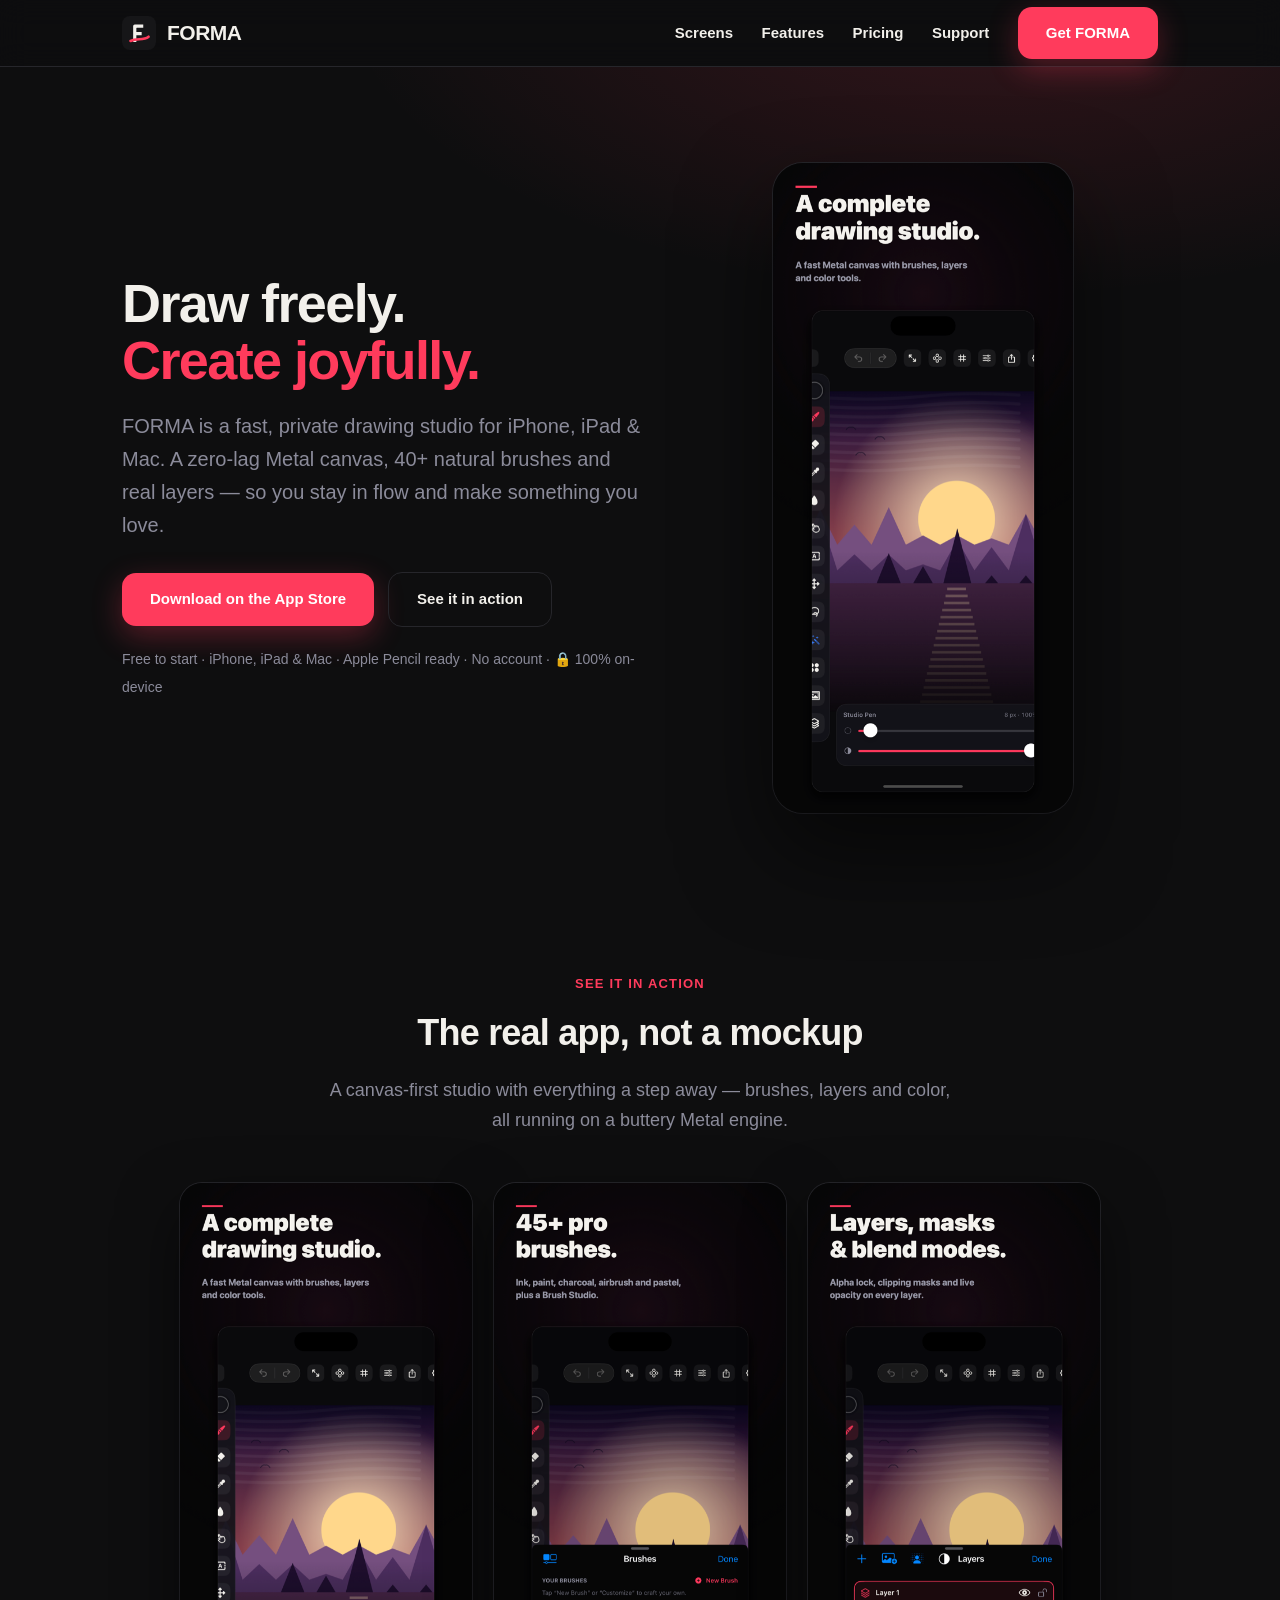
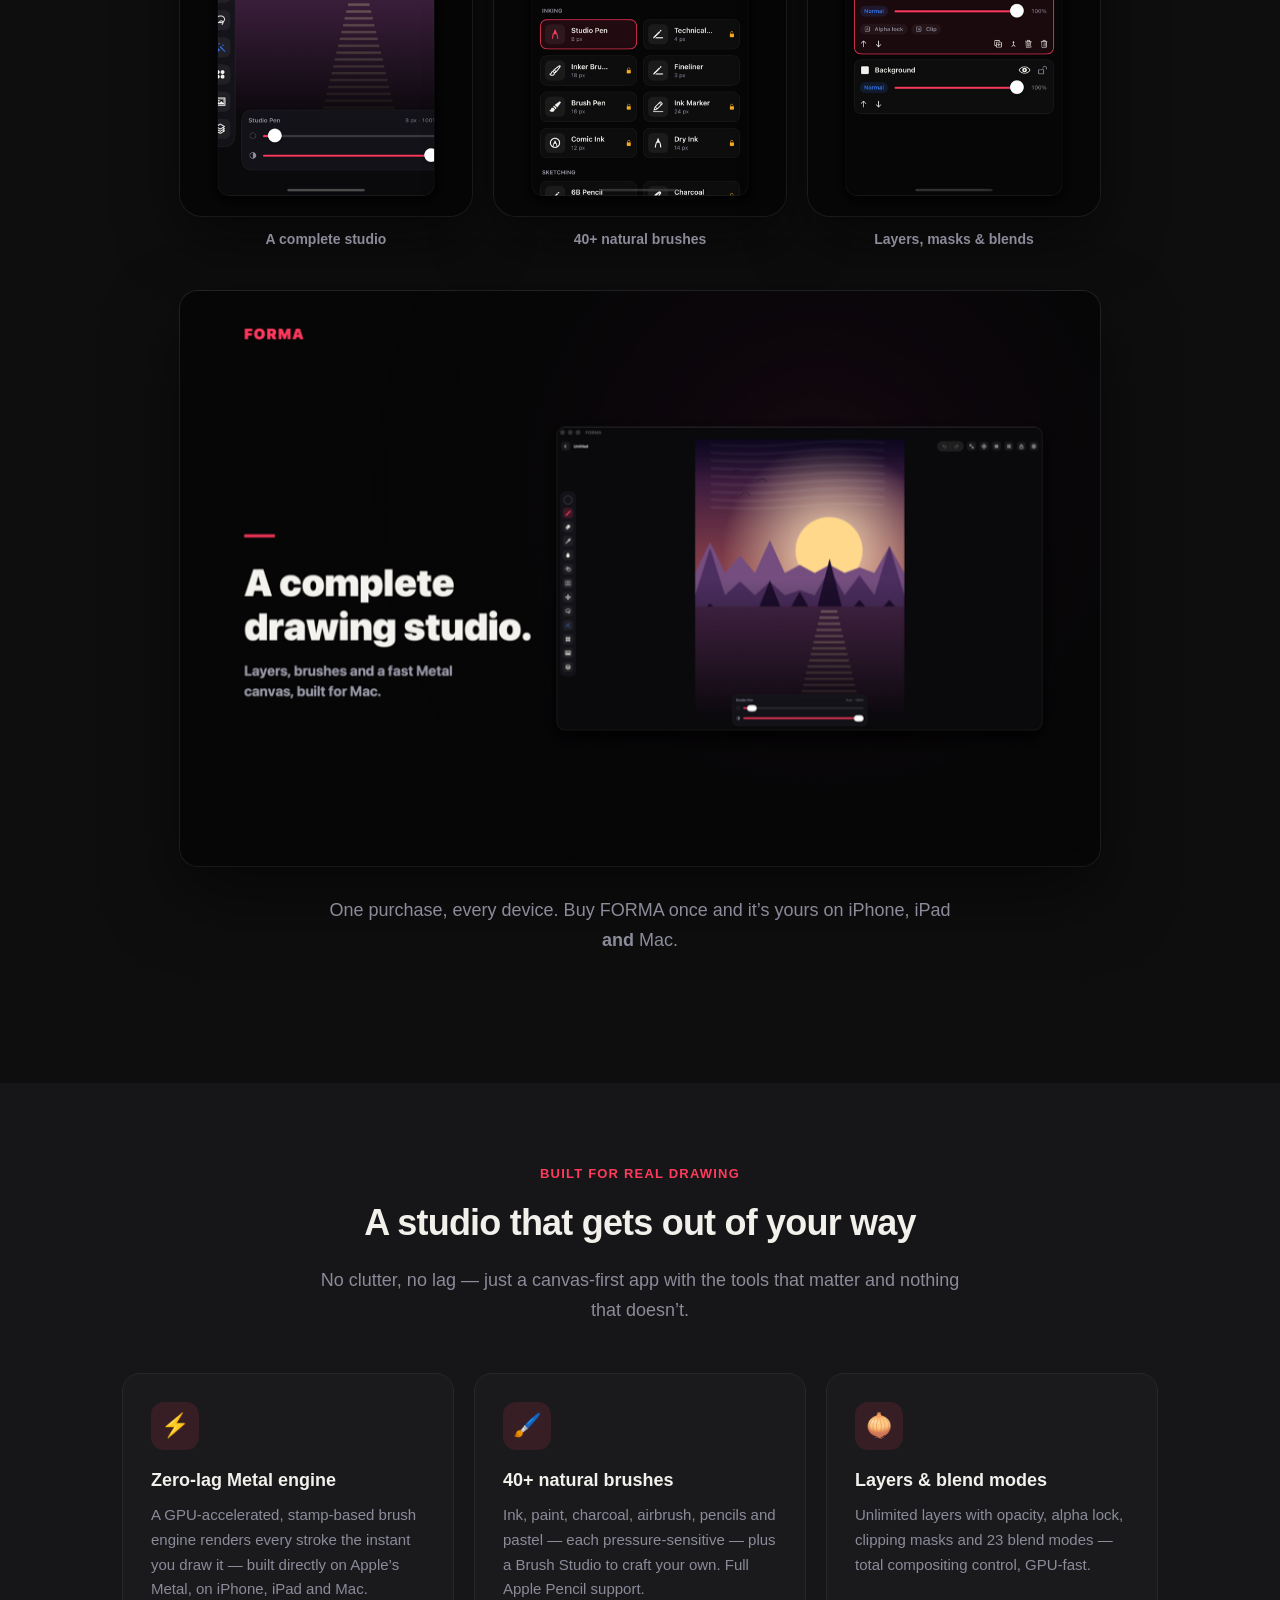
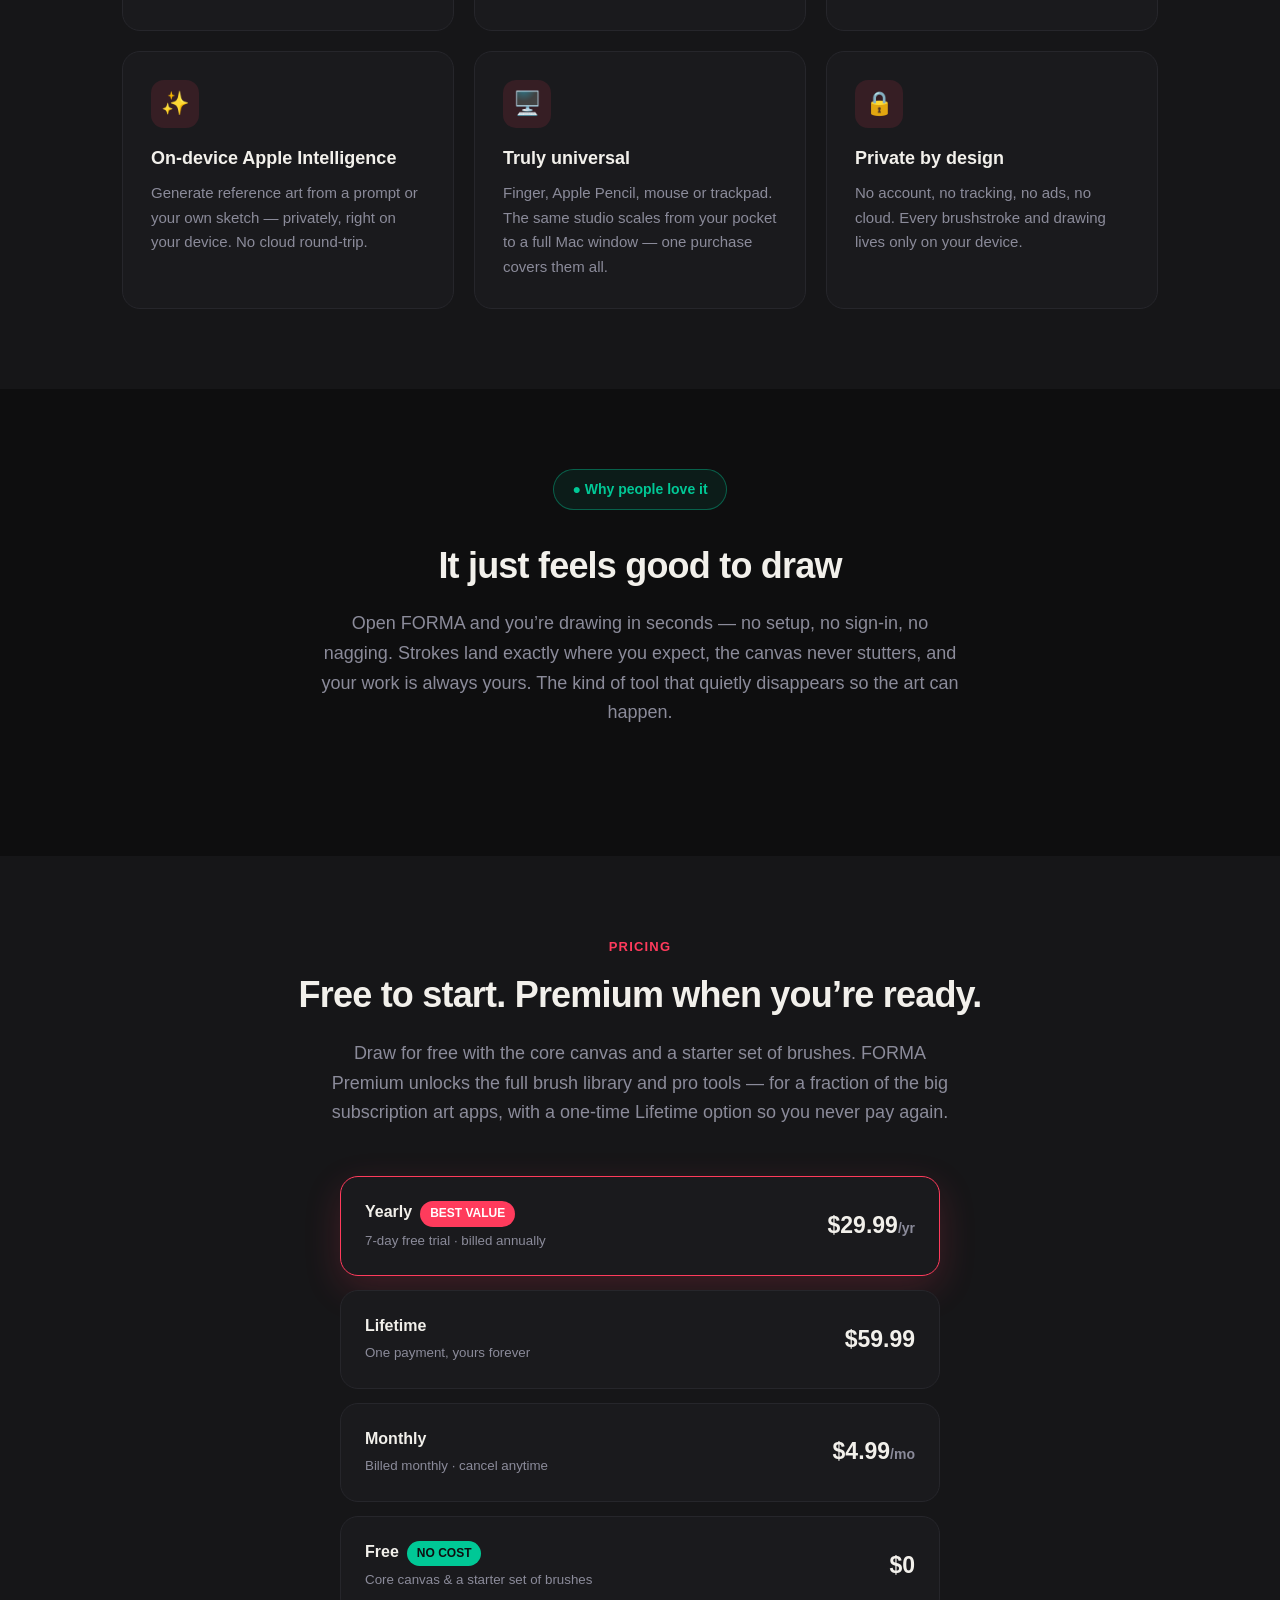
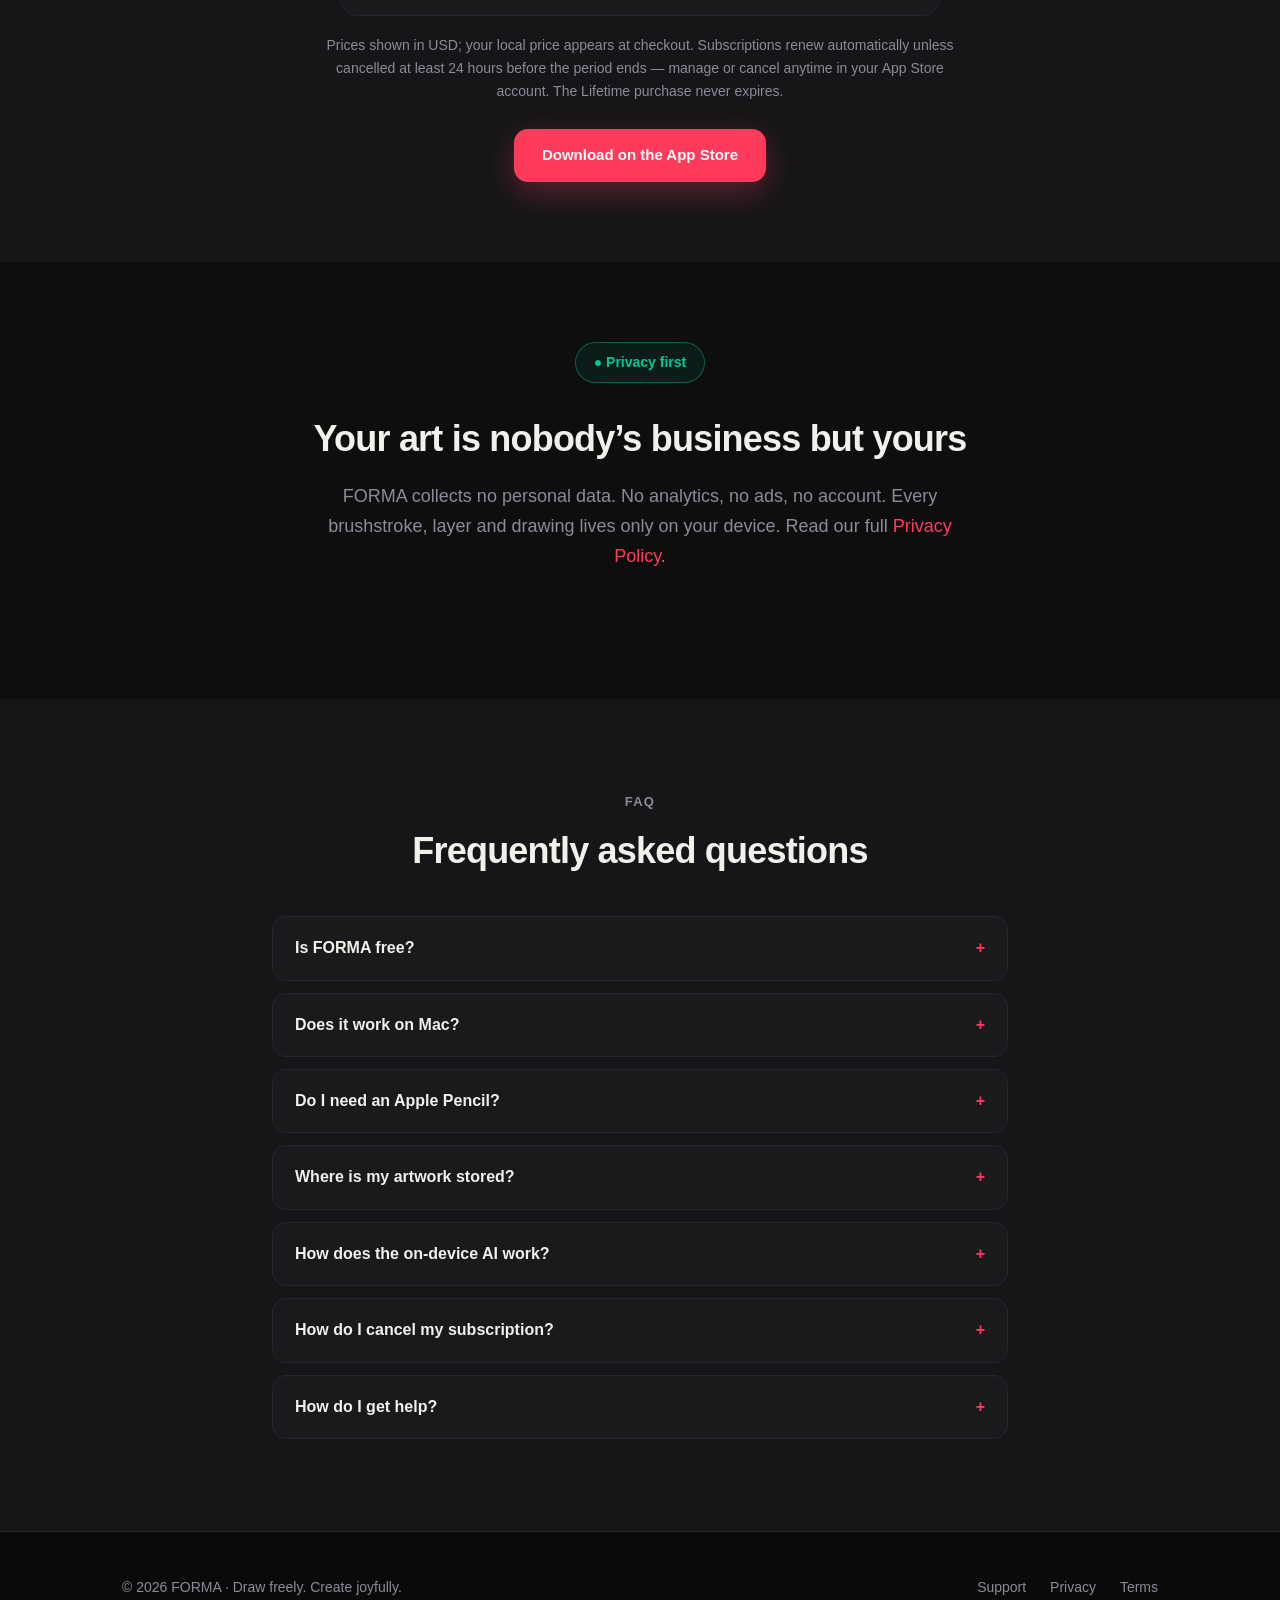
<file: index.html>
<!DOCTYPE html>
<html lang="en">
<head>
<meta charset="utf-8">
<meta name="viewport" content="width=device-width, initial-scale=1">
<title>FORMA — Draw freely. Create joyfully.</title>
<!-- social share (og/twitter) -->
<meta property="og:type" content="website">
<meta property="og:site_name" content="Oshi Lab">
<meta property="og:title" content="FORMA — Draw freely. Create joyfully.">
<meta property="og:description" content="A fast, private drawing &amp; illustration studio for iPhone, iPad and Mac — zero-lag Metal canvas, 40+ brushes, real layers. Free to start, no ads, no account.">
<meta property="og:url" content="https://lastoneparis.github.io/forma/">
<meta property="og:image" content="https://lastoneparis.github.io/forma/share.png">
<meta property="og:image:secure_url" content="https://lastoneparis.github.io/forma/share.png">
<meta property="og:image:type" content="image/png">
<meta property="og:image:width" content="1200">
<meta property="og:image:height" content="630">
<meta property="og:image:alt" content="FORMA — Draw freely. Create joyfully.">
<meta name="twitter:card" content="summary_large_image">
<meta name="twitter:title" content="FORMA — Draw freely. Create joyfully.">
<meta name="twitter:description" content="A fast, private drawing &amp; illustration studio for iPhone, iPad and Mac — zero-lag Metal canvas, 40+ brushes, real layers. Free to start, no ads, no account.">
<meta name="twitter:image" content="https://lastoneparis.github.io/forma/share.png">

<meta name="description" content="FORMA is a fast, private drawing & illustration studio for iPhone, iPad and Mac. A zero-lag Metal canvas, 40+ natural brushes, real layers and on-device Apple Intelligence — free to start, no ads, no account.">
<meta name="theme-color" content="#0E0E0F">
<link rel="icon" href="data:image/svg+xml,%3Csvg xmlns='http://www.w3.org/2000/svg' viewBox='0 0 64 64'%3E%3Crect width='64' height='64' rx='15' fill='%230E0E0F'/%3E%3Cpath d='M40 16 H24 a3 3 0 0 0-3 3 v30 h6 V36 h10 v-6 H27 v-7 a1 1 0 0 1 1-1 h12 z' fill='%23F2F0EB'/%3E%3Cpath d='M16 47 C28 41 40 47 50 39' stroke='%23FF3B5C' stroke-width='5' stroke-linecap='round' fill='none'/%3E%3C/svg%3E">
<link rel="stylesheet" href="style.css">
</head>
<body>

<nav><div class="wrap">
  <a class="logo" href="index.html">
    <svg viewBox="0 0 64 64" aria-hidden="true"><rect width="64" height="64" rx="15" fill="#161618"/><path d="M40 16 H24 a3 3 0 0 0-3 3 v30 h6 V36 h10 v-6 H27 v-7 a1 1 0 0 1 1-1 h12 z" fill="#F2F0EB"/><path d="M16 47 C28 41 40 47 50 39" stroke="#FF3B5C" stroke-width="5" stroke-linecap="round" fill="none"/></svg>
    FORMA
  </a>
  <div class="links">
    <a href="#shots">Screens</a>
    <a href="#features">Features</a>
    <a href="#pricing">Pricing</a>
    <a href="support.html">Support</a>
    <a class="btn" href="https://apps.apple.com/app/id6780394110">Get FORMA</a>
  </div>
</div></nav>

<header class="hero"><div class="wrap">
  <div>
    <h1>Draw freely.<br><span class="accent">Create joyfully.</span></h1>
    <p class="lead">FORMA is a fast, private drawing studio for iPhone, iPad &amp; Mac. A zero-lag Metal canvas, 40+ natural brushes and real layers — so you stay in flow and make something you love.</p>
    <div class="cta">
      <a class="btn" href="https://apps.apple.com/app/id6780394110">Download on the App Store</a>
      <a class="btn alt" href="#shots">See it in action</a>
    </div>
    <p class="badges">Free to start · iPhone, iPad &amp; Mac · Apple Pencil ready · No account · 🔒 100% on-device</p>
  </div>
  <div class="art">
    <img class="hero-shot" src="shots/iphone_1.png" alt="FORMA drawing canvas on iPhone — tool rail, brushes and a finished illustration on the Metal canvas" loading="eager">
  </div>
</div></header>

<section id="shots"><div class="wrap">
  <p class="section-tag">See it in action</p>
  <h2>The real app, not a mockup</h2>
  <p class="sub">A canvas-first studio with everything a step away — brushes, layers and color, all running on a buttery Metal engine.</p>
  <div class="shots">
    <figure><img src="shots/iphone_1.png" alt="FORMA canvas with the tool rail and a finished illustration" loading="lazy"><figcaption>A complete studio</figcaption></figure>
    <figure><img src="shots/iphone_2.png" alt="FORMA brush library — ink, paint, charcoal, pencils" loading="lazy"><figcaption>40+ natural brushes</figcaption></figure>
    <figure><img src="shots/iphone_3.png" alt="FORMA layers panel with masks and blend modes" loading="lazy"><figcaption>Layers, masks &amp; blends</figcaption></figure>
  </div>
  <div class="mac-shot"><img src="shots/mac_1.png" alt="FORMA running as a full drawing studio on Mac" loading="lazy"></div>
  <p class="sub" style="margin-top:30px">One purchase, every device. Buy FORMA once and it’s yours on iPhone, iPad <strong>and</strong> Mac.</p>
</div></section>

<section id="features" class="alt-bg"><div class="wrap">
  <p class="section-tag">Built for real drawing</p>
  <h2>A studio that gets out of your way</h2>
  <p class="sub">No clutter, no lag — just a canvas-first app with the tools that matter and nothing that doesn’t.</p>
  <div class="grid">
    <div class="feat"><div class="ico">⚡️</div><h3>Zero-lag Metal engine</h3><p>A GPU-accelerated, stamp-based brush engine renders every stroke the instant you draw it — built directly on Apple’s Metal, on iPhone, iPad and Mac.</p></div>
    <div class="feat"><div class="ico">🖌️</div><h3>40+ natural brushes</h3><p>Ink, paint, charcoal, airbrush, pencils and pastel — each pressure-sensitive — plus a Brush Studio to craft your own. Full Apple Pencil support.</p></div>
    <div class="feat"><div class="ico">🧅</div><h3>Layers &amp; blend modes</h3><p>Unlimited layers with opacity, alpha lock, clipping masks and 23 blend modes — total compositing control, GPU-fast.</p></div>
    <div class="feat"><div class="ico">✨</div><h3>On-device Apple Intelligence</h3><p>Generate reference art from a prompt or your own sketch — privately, right on your device. No cloud round-trip.</p></div>
    <div class="feat"><div class="ico">🖥️</div><h3>Truly universal</h3><p>Finger, Apple Pencil, mouse or trackpad. The same studio scales from your pocket to a full Mac window — one purchase covers them all.</p></div>
    <div class="feat"><div class="ico">🔒</div><h3>Private by design</h3><p>No account, no tracking, no ads, no cloud. Every brushstroke and drawing lives only on your device.</p></div>
  </div>
</div></section>

<section><div class="wrap privacy-band">
  <span class="pill">● Why people love it</span>
  <h2>It just feels good to draw</h2>
  <p class="sub">Open FORMA and you’re drawing in seconds — no setup, no sign-in, no nagging. Strokes land exactly where you expect, the canvas never stutters, and your work is always yours. The kind of tool that quietly disappears so the art can happen.</p>
</div></section>

<section id="pricing" class="alt-bg"><div class="wrap">
  <p class="section-tag">Pricing</p>
  <h2>Free to start. Premium when you’re ready.</h2>
  <p class="sub">Draw for free with the core canvas and a starter set of brushes. FORMA Premium unlocks the full brush library and pro tools — for a fraction of the big subscription art apps, with a one-time Lifetime option so you never pay again.</p>
  <div class="price-wrap">
    <div class="plan best">
      <div><strong>Yearly</strong><span class="save">BEST VALUE</span><br><small>7-day free trial · billed annually</small></div>
      <div class="p">$29.99<small>/yr</small></div>
    </div>
    <div class="plan">
      <div><strong>Lifetime</strong><br><small>One payment, yours forever</small></div>
      <div class="p">$59.99</div>
    </div>
    <div class="plan">
      <div><strong>Monthly</strong><br><small>Billed monthly · cancel anytime</small></div>
      <div class="p">$4.99<small>/mo</small></div>
    </div>
    <div class="plan">
      <div><strong>Free</strong><span class="free-tag">NO COST</span><br><small>Core canvas &amp; a starter set of brushes</small></div>
      <div class="p">$0</div>
    </div>
  </div>
  <p class="note">Prices shown in USD; your local price appears at checkout. Subscriptions renew automatically unless cancelled at least 24 hours before the period ends — manage or cancel anytime in your App Store account. The Lifetime purchase never expires.</p>
  <p style="text-align:center;margin-top:26px"><a class="btn" href="https://apps.apple.com/app/id6780394110">Download on the App Store</a></p>
</div></section>

<section><div class="wrap privacy-band">
  <span class="pill">● Privacy first</span>
  <h2>Your art is nobody’s business but yours</h2>
  <p class="sub">FORMA collects no personal data. No analytics, no ads, no account. Every brushstroke, layer and drawing lives only on your device. Read our full <a href="privacy.html">Privacy Policy</a>.</p>
</div></section>

<section class="alt-bg"><div class="wrap faq">
  <p class="section-tag" style="text-align:center">FAQ</p>
  <h2 style="margin-bottom:36px">Frequently asked questions</h2>
  <details><summary>Is FORMA free?</summary><p>Yes — you can draw for free with the core canvas and a starter set of brushes. FORMA Premium unlocks the full brush library and pro tools via a yearly subscription ($29.99/yr with a 7-day free trial), a monthly plan ($4.99/mo), or a one-time Lifetime purchase ($59.99).</p></details>
  <details><summary>Does it work on Mac?</summary><p>Yes. FORMA is universal — buy it once and use it on iPhone, iPad and Mac, with finger, Apple Pencil, mouse or trackpad.</p></details>
  <details><summary>Do I need an Apple Pencil?</summary><p>No. FORMA works great with your finger or a mouse/trackpad, and adds pressure-sensitive size and flow when you draw with an Apple Pencil on a supported iPad.</p></details>
  <details><summary>Where is my artwork stored?</summary><p>Entirely on your device. FORMA has no account and no cloud — your drawings never leave your devices. You can export to PNG or JPEG and share whenever you like.</p></details>
  <details><summary>How does the on-device AI work?</summary><p>FORMA uses Apple Intelligence to generate reference art from a prompt or your sketch, running on your device — there’s no cloud round-trip and your prompts stay private.</p></details>
  <details><summary>How do I cancel my subscription?</summary><p>Open the App Store → your account → Subscriptions → FORMA → Cancel. You keep Premium until the end of the current period. The Lifetime purchase never expires.</p></details>
  <details><summary>How do I get help?</summary><p>Visit our <a href="support.html">Support page</a> or email <a href="mailto:support@oshi-messenger.com">support@oshi-messenger.com</a>.</p></details>
</div></section>

<footer><div class="wrap">
  <div>© 2026 FORMA · Draw freely. Create joyfully.</div>
  <div class="links">
    <a href="support.html">Support</a>
    <a href="privacy.html">Privacy</a>
    <a href="terms.html">Terms</a>
  </div>
</div></footer>

</body>
</html>
</file>
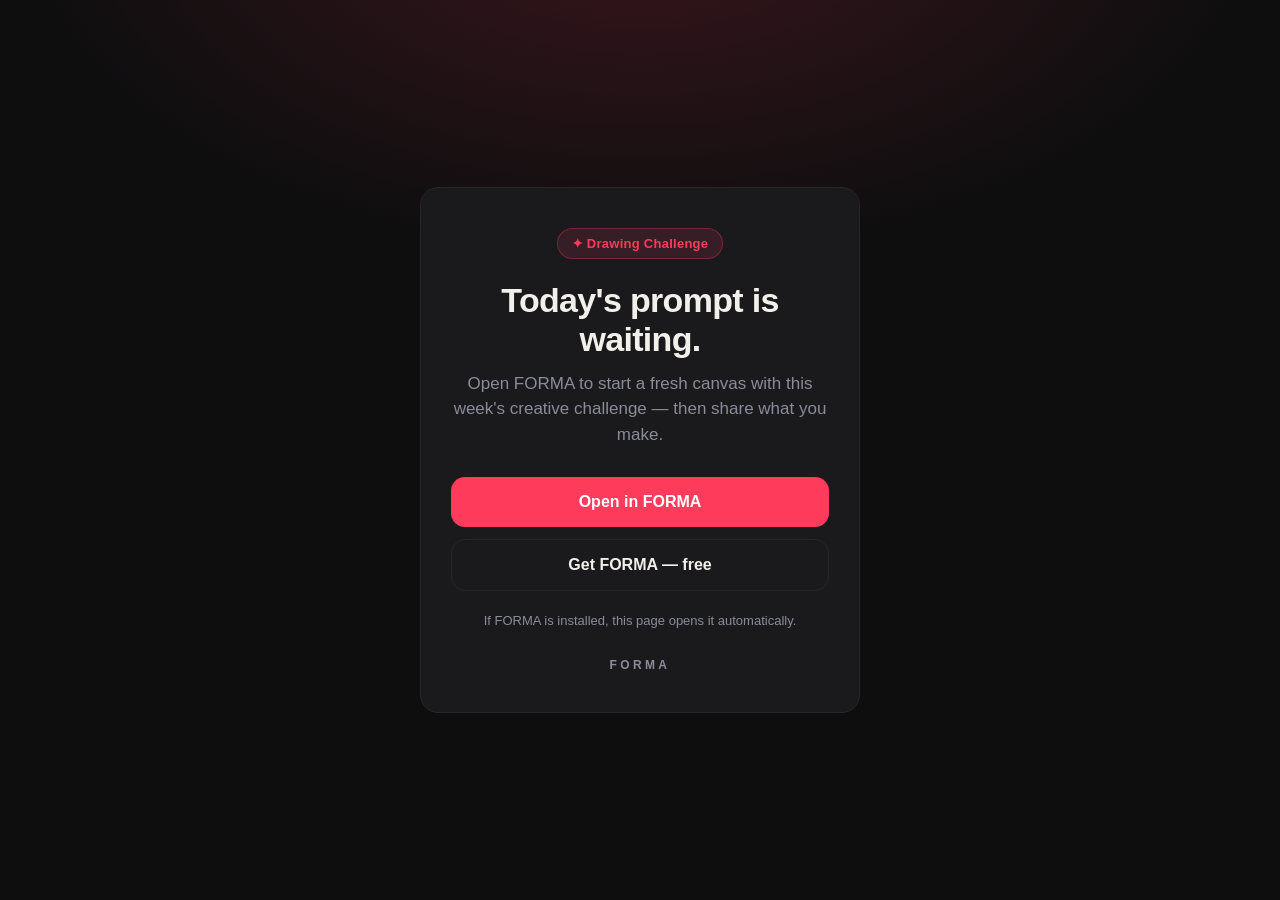
<file: event/index.html>
<!DOCTYPE html>
<html lang="en">
<head>
<meta charset="utf-8">
<meta name="viewport" content="width=device-width, initial-scale=1">
<title>FORMA — Drawing Challenge</title>
<!-- social share (og/twitter) -->
<meta property="og:type" content="website">
<meta property="og:site_name" content="Oshi Lab">
<meta property="og:title" content="FORMA — Drawing Challenge">
<meta property="og:description" content="Join the FORMA Drawing Challenge — open FORMA to start today&#x27;s creative prompt.">
<meta property="og:url" content="https://lastoneparis.github.io/forma/event/">
<meta property="og:image" content="https://lastoneparis.github.io/forma/share.png">
<meta property="og:image:secure_url" content="https://lastoneparis.github.io/forma/share.png">
<meta property="og:image:type" content="image/png">
<meta property="og:image:width" content="1200">
<meta property="og:image:height" content="630">
<meta property="og:image:alt" content="FORMA — Drawing Challenge">
<meta name="twitter:card" content="summary_large_image">
<meta name="twitter:title" content="FORMA — Drawing Challenge">
<meta name="twitter:description" content="Join the FORMA Drawing Challenge — open FORMA to start today&#x27;s creative prompt.">
<meta name="twitter:image" content="https://lastoneparis.github.io/forma/share.png">

<meta name="description" content="Join the FORMA Drawing Challenge. Open FORMA to start today's creative prompt — a fast, private drawing studio for iPhone, iPad and Mac.">
<meta name="robots" content="index, follow">
<link rel="canonical" href="https://lastoneparis.github.io/forma/event/">
<!-- Open Graph -->
<style>
  :root{ --bg:#0E0E0F; --card:#1A1A1D; --text:#F2F0EB; --muted:#8B8B9A;
         --crimson:#FF3B5C; --line:#26262B; --radius:18px; }
  *{ box-sizing:border-box; margin:0; padding:0; }
  body{ background:var(--bg); color:var(--text); min-height:100vh;
        font-family:-apple-system,BlinkMacSystemFont,"Segoe UI",Roboto,Helvetica,Arial,sans-serif;
        display:flex; align-items:center; justify-content:center; padding:24px;
        background-image:radial-gradient(900px 500px at 50% -10%, rgba(255,59,92,.18), transparent 70%); }
  .card{ width:100%; max-width:440px; background:var(--card); border:1px solid var(--line);
         border-radius:var(--radius); padding:40px 30px; text-align:center; }
  .badge{ display:inline-flex; align-items:center; gap:7px; font-size:13px; font-weight:700;
          color:var(--crimson); background:rgba(255,59,92,.13); border:1px solid rgba(255,59,92,.32);
          padding:7px 14px; border-radius:999px; letter-spacing:.02em; }
  h1{ font-size:34px; font-weight:800; margin:22px 0 12px; letter-spacing:-.02em; }
  p.lead{ font-size:17px; color:var(--muted); line-height:1.5; margin-bottom:30px; }
  .btn{ display:block; width:100%; padding:16px; border-radius:14px; font-size:16px; font-weight:700;
        text-decoration:none; transition:transform .12s ease, opacity .12s ease; }
  .btn:active{ transform:scale(.985); }
  .btn-primary{ background:var(--crimson); color:#fff; margin-bottom:12px; }
  .btn-secondary{ background:transparent; color:var(--text); border:1px solid var(--line); }
  .hint{ margin-top:22px; font-size:13px; color:var(--muted); }
  .mark{ margin-top:30px; font-size:12px; letter-spacing:.28em; color:var(--muted); font-weight:700; }
  a.plain{ color:var(--crimson); text-decoration:none; }
</style>
</head>
<body>
  <main class="card">
    <span class="badge">✦ Drawing Challenge</span>
    <h1>Today's prompt is waiting.</h1>
    <p class="lead">Open FORMA to start a fresh canvas with this week's creative challenge — then share what you make.</p>

    <a class="btn btn-primary" id="openApp" href="forma://event">Open in FORMA</a>
    <a class="btn btn-secondary" href="https://apps.apple.com/app/id6780394110">Get FORMA — free</a>

    <p class="hint">If FORMA is installed, this page opens it automatically.</p>
    <div class="mark">FORMA</div>
  </main>

  <script>
    // Best-effort: if the app is installed, the universal link already opened it before
    // this page rendered. As a fallback for users who reach the web page directly, nudge
    // the custom scheme once. We never auto-redirect to the App Store (avoids surprising
    // users who don't want the install) — the button is there for that.
    (function () {
      try {
        var ua = navigator.userAgent || "";
        var isApple = /iPhone|iPad|iPod|Macintosh/.test(ua);
        if (isApple) {
          // Slight delay so the page paints first; opening the scheme is harmless if absent.
          setTimeout(function () { window.location.href = "forma://event"; }, 350);
        }
      } catch (e) { /* no-op */ }
    })();
  </script>
</body>
</html>
</file>
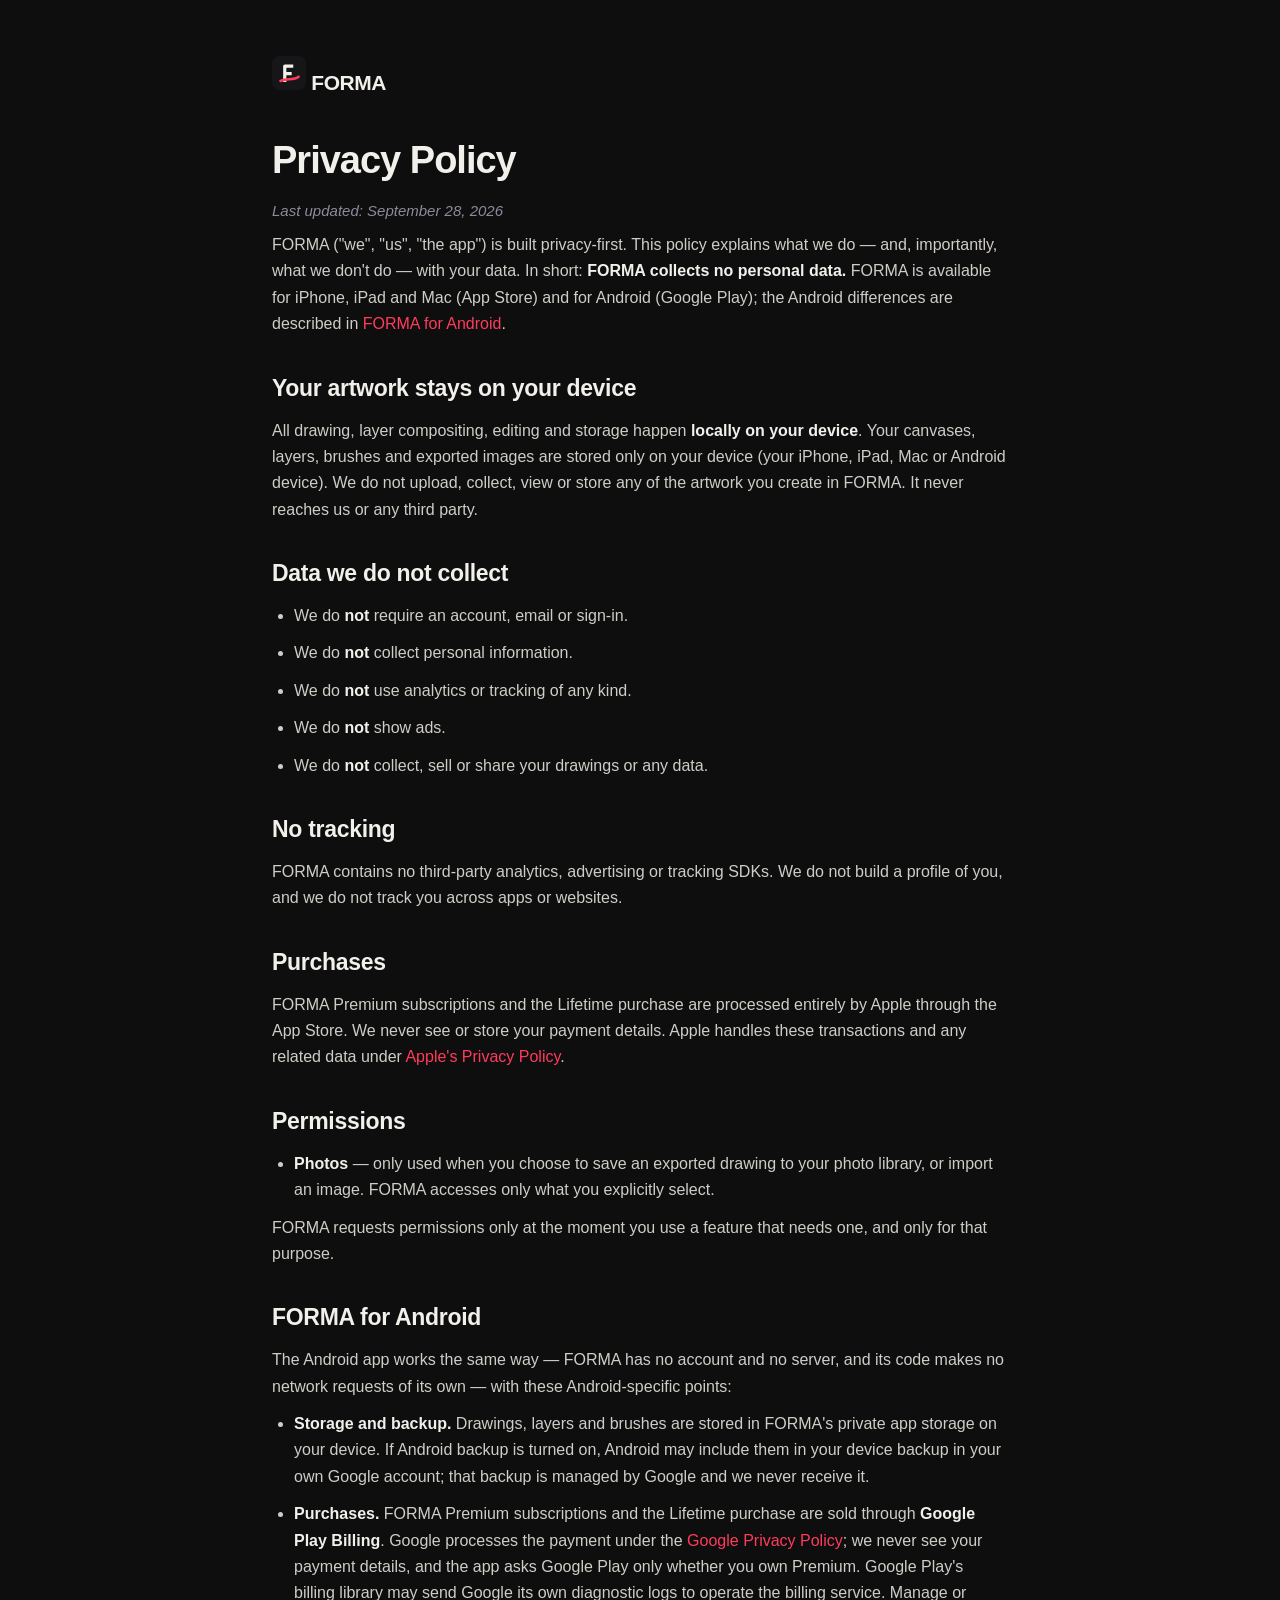
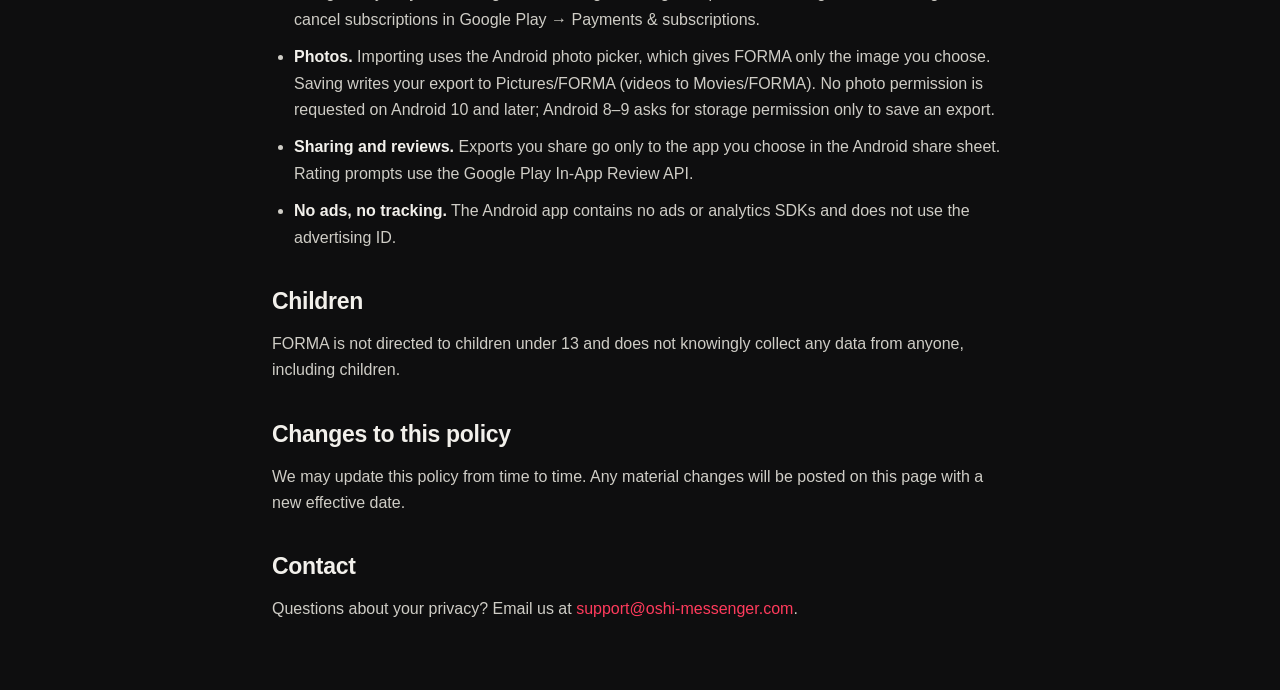
<file: privacy.html>
<!DOCTYPE html>
<html lang="en">
<head>
<meta charset="utf-8">
<meta name="viewport" content="width=device-width, initial-scale=1">
<title>FORMA — Privacy Policy</title>
<!-- social share (og/twitter) -->
<meta property="og:type" content="website">
<meta property="og:site_name" content="Oshi Lab">
<meta property="og:title" content="FORMA — Privacy Policy">
<meta property="og:description" content="FORMA&#x27;s privacy policy — collects no personal data; all artwork stays on your device.">
<meta property="og:url" content="https://lastoneparis.github.io/forma/privacy.html">
<meta property="og:image" content="https://lastoneparis.github.io/forma/share.png">
<meta property="og:image:secure_url" content="https://lastoneparis.github.io/forma/share.png">
<meta property="og:image:type" content="image/png">
<meta property="og:image:width" content="1200">
<meta property="og:image:height" content="630">
<meta property="og:image:alt" content="FORMA — Privacy Policy">
<meta name="twitter:card" content="summary_large_image">
<meta name="twitter:title" content="FORMA — Privacy Policy">
<meta name="twitter:description" content="FORMA&#x27;s privacy policy — collects no personal data; all artwork stays on your device.">
<meta name="twitter:image" content="https://lastoneparis.github.io/forma/share.png">

<meta name="description" content="FORMA's privacy policy. FORMA collects no personal data; all artwork stays on your device.">
<meta name="theme-color" content="#0E0E0F">
<link rel="icon" href="data:image/svg+xml,%3Csvg xmlns='http://www.w3.org/2000/svg' viewBox='0 0 64 64'%3E%3Crect width='64' height='64' rx='15' fill='%230E0E0F'/%3E%3Cpath d='M40 16 H24 a3 3 0 0 0-3 3 v30 h6 V36 h10 v-6 H27 v-7 a1 1 0 0 1 1-1 h12 z' fill='%23F2F0EB'/%3E%3Cpath d='M16 47 C28 41 40 47 50 39' stroke='%23FF3B5C' stroke-width='5' stroke-linecap='round' fill='none'/%3E%3C/svg%3E">
<link rel="stylesheet" href="style.css">
</head>
<body>
<div class="page">
  <a class="back logo" href="index.html">
    <svg viewBox="0 0 64 64" aria-hidden="true"><rect width="64" height="64" rx="15" fill="#161618"/><path d="M40 16 H24 a3 3 0 0 0-3 3 v30 h6 V36 h10 v-6 H27 v-7 a1 1 0 0 1 1-1 h12 z" fill="#F2F0EB"/><path d="M16 47 C28 41 40 47 50 39" stroke="#FF3B5C" stroke-width="5" stroke-linecap="round" fill="none"/></svg>
    FORMA
  </a>
  <h1>Privacy Policy</h1>
  <p class="meta"><em>Last updated: September 28, 2026</em></p>
  <p>FORMA ("we", "us", "the app") is built privacy-first. This policy explains what we do — and, importantly, what we don't do — with your data. In short: <strong>FORMA collects no personal data.</strong> FORMA is available for iPhone, iPad and Mac (App Store) and for Android (Google Play); the Android differences are described in <a href="#android">FORMA for Android</a>.</p>

  <h2>Your artwork stays on your device</h2>
  <p>All drawing, layer compositing, editing and storage happen <strong>locally on your device</strong>. Your canvases, layers, brushes and exported images are stored only on your device (your iPhone, iPad, Mac or Android device). We do not upload, collect, view or store any of the artwork you create in FORMA. It never reaches us or any third party.</p>

  <h2>Data we do not collect</h2>
  <ul>
    <li>We do <strong>not</strong> require an account, email or sign-in.</li>
    <li>We do <strong>not</strong> collect personal information.</li>
    <li>We do <strong>not</strong> use analytics or tracking of any kind.</li>
    <li>We do <strong>not</strong> show ads.</li>
    <li>We do <strong>not</strong> collect, sell or share your drawings or any data.</li>
  </ul>

  <h2>No tracking</h2>
  <p>FORMA contains no third-party analytics, advertising or tracking SDKs. We do not build a profile of you, and we do not track you across apps or websites.</p>

  <h2>Purchases</h2>
  <p>FORMA Premium subscriptions and the Lifetime purchase are processed entirely by Apple through the App Store. We never see or store your payment details. Apple handles these transactions and any related data under <a href="https://www.apple.com/legal/privacy/">Apple's Privacy Policy</a>.</p>

  <h2>Permissions</h2>
  <ul>
    <li><strong>Photos</strong> — only used when you choose to save an exported drawing to your photo library, or import an image. FORMA accesses only what you explicitly select.</li>
  </ul>
  <p>FORMA requests permissions only at the moment you use a feature that needs one, and only for that purpose.</p>

  <h2 id="android">FORMA for Android</h2>
  <p>The Android app works the same way — FORMA has no account and no server, and its code makes no network requests of its own — with these Android-specific points:</p>
  <ul>
    <li><strong>Storage and backup.</strong> Drawings, layers and brushes are stored in FORMA's private app storage on your device. If Android backup is turned on, Android may include them in your device backup in your own Google account; that backup is managed by Google and we never receive it.</li>
    <li><strong>Purchases.</strong> FORMA Premium subscriptions and the Lifetime purchase are sold through <strong>Google Play Billing</strong>. Google processes the payment under the <a href="https://policies.google.com/privacy">Google Privacy Policy</a>; we never see your payment details, and the app asks Google Play only whether you own Premium. Google Play's billing library may send Google its own diagnostic logs to operate the billing service. Manage or cancel subscriptions in Google Play → Payments &amp; subscriptions.</li>
    <li><strong>Photos.</strong> Importing uses the Android photo picker, which gives FORMA only the image you choose. Saving writes your export to Pictures/FORMA (videos to Movies/FORMA). No photo permission is requested on Android 10 and later; Android 8–9 asks for storage permission only to save an export.</li>
    <li><strong>Sharing and reviews.</strong> Exports you share go only to the app you choose in the Android share sheet. Rating prompts use the Google Play In-App Review API.</li>
    <li><strong>No ads, no tracking.</strong> The Android app contains no ads or analytics SDKs and does not use the advertising ID.</li>
  </ul>

  <h2>Children</h2>
  <p>FORMA is not directed to children under 13 and does not knowingly collect any data from anyone, including children.</p>

  <h2>Changes to this policy</h2>
  <p>We may update this policy from time to time. Any material changes will be posted on this page with a new effective date.</p>

  <h2>Contact</h2>
  <p>Questions about your privacy? Email us at <a href="mailto:support@oshi-messenger.com">support@oshi-messenger.com</a>.</p>
</div>
</body>
</html>
</file>
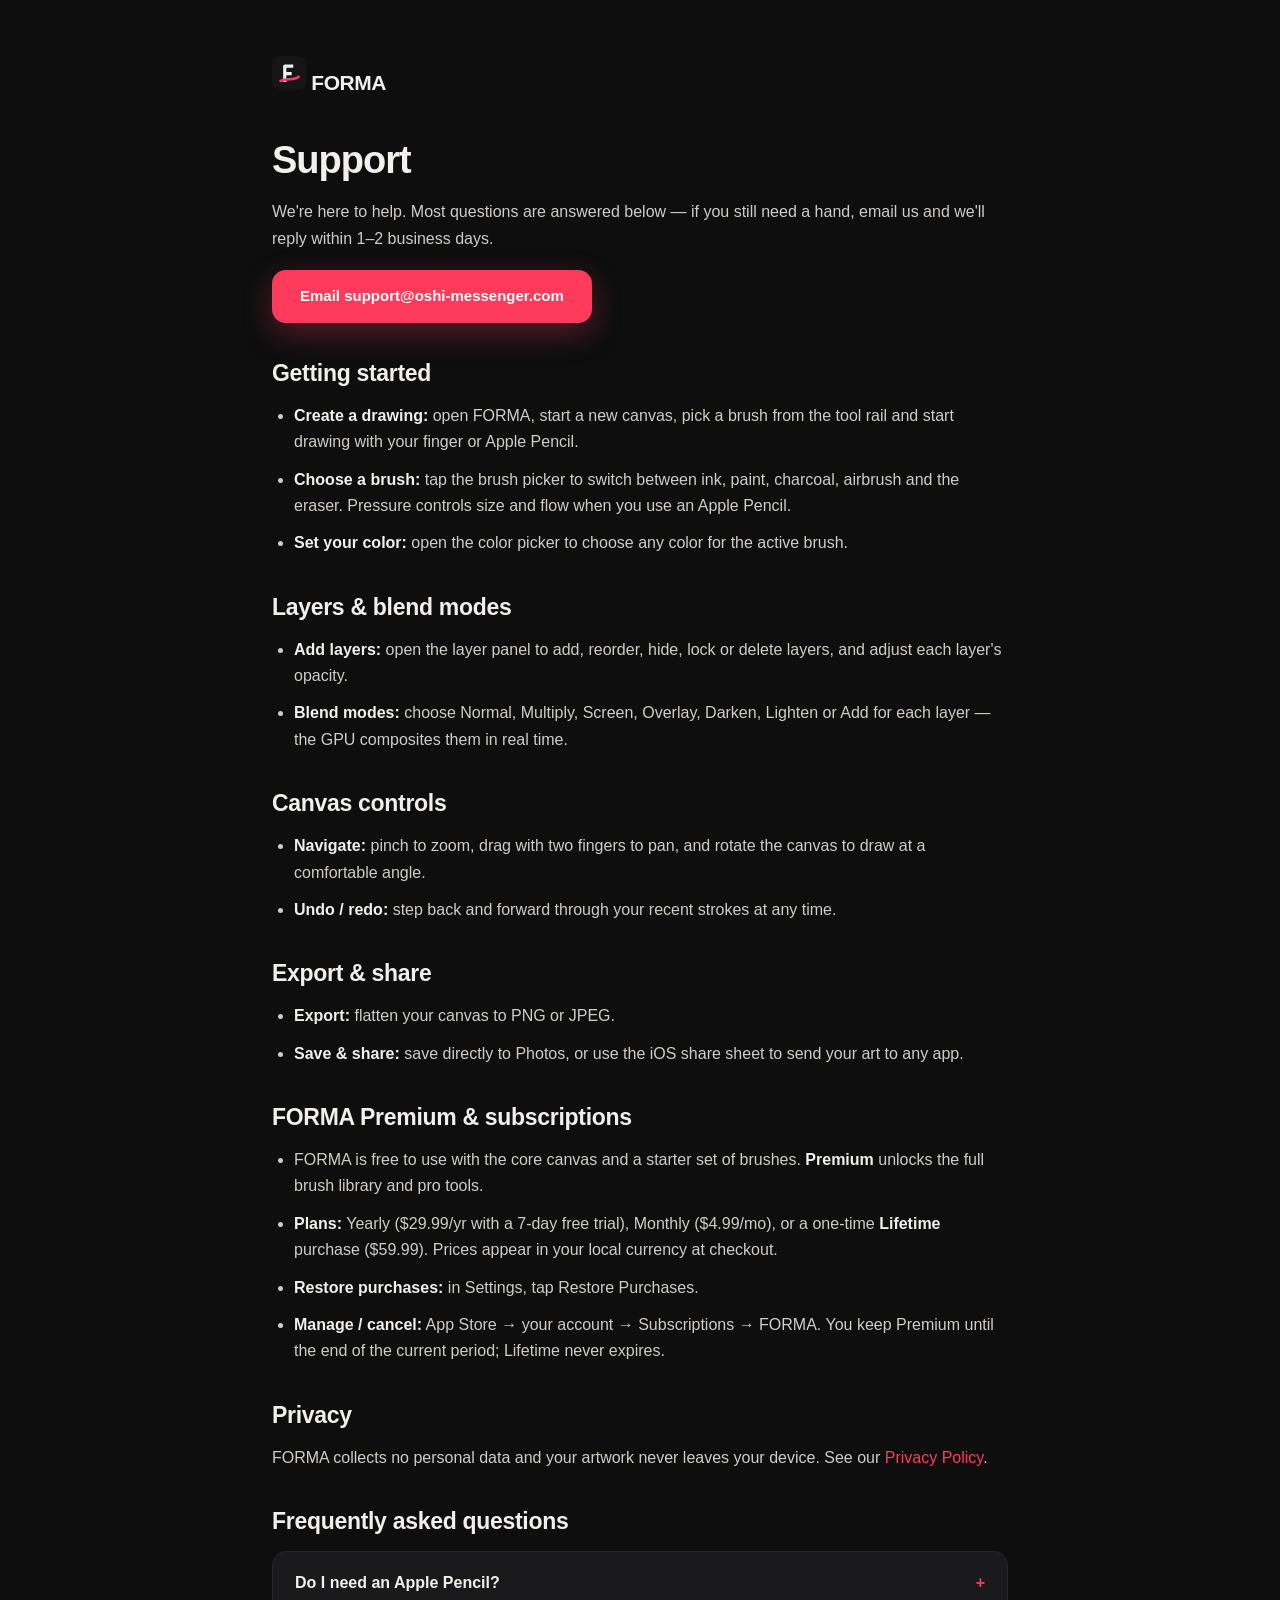
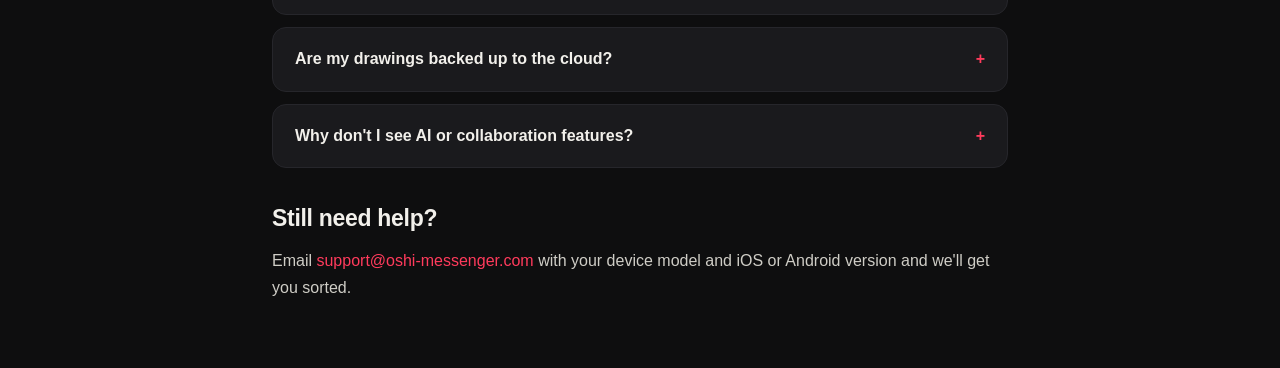
<file: support.html>
<!DOCTYPE html>
<html lang="en">
<head>
<meta charset="utf-8">
<meta name="viewport" content="width=device-width, initial-scale=1">
<title>FORMA — Support</title>
<!-- social share (og/twitter) -->
<meta property="og:type" content="website">
<meta property="og:site_name" content="Oshi Lab">
<meta property="og:title" content="FORMA — Support">
<meta property="og:description" content="Get help with FORMA: brushes, layers, blend modes, export, Premium and subscriptions.">
<meta property="og:url" content="https://lastoneparis.github.io/forma/support.html">
<meta property="og:image" content="https://lastoneparis.github.io/forma/share.png">
<meta property="og:image:secure_url" content="https://lastoneparis.github.io/forma/share.png">
<meta property="og:image:type" content="image/png">
<meta property="og:image:width" content="1200">
<meta property="og:image:height" content="630">
<meta property="og:image:alt" content="FORMA — Support">
<meta name="twitter:card" content="summary_large_image">
<meta name="twitter:title" content="FORMA — Support">
<meta name="twitter:description" content="Get help with FORMA: brushes, layers, blend modes, export, Premium and subscriptions.">
<meta name="twitter:image" content="https://lastoneparis.github.io/forma/share.png">

<meta name="description" content="Get help with FORMA: brushes, layers, blend modes, export, Premium and subscriptions.">
<meta name="theme-color" content="#0E0E0F">
<link rel="icon" href="data:image/svg+xml,%3Csvg xmlns='http://www.w3.org/2000/svg' viewBox='0 0 64 64'%3E%3Crect width='64' height='64' rx='15' fill='%230E0E0F'/%3E%3Cpath d='M40 16 H24 a3 3 0 0 0-3 3 v30 h6 V36 h10 v-6 H27 v-7 a1 1 0 0 1 1-1 h12 z' fill='%23F2F0EB'/%3E%3Cpath d='M16 47 C28 41 40 47 50 39' stroke='%23FF3B5C' stroke-width='5' stroke-linecap='round' fill='none'/%3E%3C/svg%3E">
<link rel="stylesheet" href="style.css">
</head>
<body>
<div class="page">
  <a class="back logo" href="index.html">
    <svg viewBox="0 0 64 64" aria-hidden="true"><rect width="64" height="64" rx="15" fill="#161618"/><path d="M40 16 H24 a3 3 0 0 0-3 3 v30 h6 V36 h10 v-6 H27 v-7 a1 1 0 0 1 1-1 h12 z" fill="#F2F0EB"/><path d="M16 47 C28 41 40 47 50 39" stroke="#FF3B5C" stroke-width="5" stroke-linecap="round" fill="none"/></svg>
    FORMA
  </a>
  <h1>Support</h1>
  <p>We're here to help. Most questions are answered below — if you still need a hand, email us and we'll reply within 1–2 business days.</p>
  <p class="cta-row"><a class="btn" href="mailto:support@oshi-messenger.com">Email support@oshi-messenger.com</a></p>

  <h2>Getting started</h2>
  <ul>
    <li><strong>Create a drawing:</strong> open FORMA, start a new canvas, pick a brush from the tool rail and start drawing with your finger or Apple Pencil.</li>
    <li><strong>Choose a brush:</strong> tap the brush picker to switch between ink, paint, charcoal, airbrush and the eraser. Pressure controls size and flow when you use an Apple Pencil.</li>
    <li><strong>Set your color:</strong> open the color picker to choose any color for the active brush.</li>
  </ul>

  <h2>Layers &amp; blend modes</h2>
  <ul>
    <li><strong>Add layers:</strong> open the layer panel to add, reorder, hide, lock or delete layers, and adjust each layer's opacity.</li>
    <li><strong>Blend modes:</strong> choose Normal, Multiply, Screen, Overlay, Darken, Lighten or Add for each layer — the GPU composites them in real time.</li>
  </ul>

  <h2>Canvas controls</h2>
  <ul>
    <li><strong>Navigate:</strong> pinch to zoom, drag with two fingers to pan, and rotate the canvas to draw at a comfortable angle.</li>
    <li><strong>Undo / redo:</strong> step back and forward through your recent strokes at any time.</li>
  </ul>

  <h2>Export &amp; share</h2>
  <ul>
    <li><strong>Export:</strong> flatten your canvas to PNG or JPEG.</li>
    <li><strong>Save &amp; share:</strong> save directly to Photos, or use the iOS share sheet to send your art to any app.</li>
  </ul>

  <h2>FORMA Premium &amp; subscriptions</h2>
  <ul>
    <li>FORMA is free to use with the core canvas and a starter set of brushes. <strong>Premium</strong> unlocks the full brush library and pro tools.</li>
    <li><strong>Plans:</strong> Yearly ($29.99/yr with a 7-day free trial), Monthly ($4.99/mo), or a one-time <strong>Lifetime</strong> purchase ($59.99). Prices appear in your local currency at checkout.</li>
    <li><strong>Restore purchases:</strong> in Settings, tap Restore Purchases.</li>
    <li><strong>Manage / cancel:</strong> App Store → your account → Subscriptions → FORMA. You keep Premium until the end of the current period; Lifetime never expires.</li>
  </ul>

  <h2>Privacy</h2>
  <p>FORMA collects no personal data and your artwork never leaves your device. See our <a href="privacy.html">Privacy Policy</a>.</p>

  <h2>Frequently asked questions</h2>
  <div class="faq">
    <details><summary>Do I need an Apple Pencil?</summary><p>No — FORMA works with your finger, and adds pressure-sensitive size and flow with an Apple Pencil on a supported iPad.</p></details>
    <details><summary>Are my drawings backed up to the cloud?</summary><p>No. Everything is stored locally on your device. Cloud sync is on our roadmap but is not part of the current version, so export anything important to keep your own copies.</p></details>
    <details><summary>Why don't I see AI or collaboration features?</summary><p>AI tools, live collaboration, cloud sync, timelapse and PSD/SVG export are planned for future updates and are not included in the current version.</p></details>
  </div>

  <h2>Still need help?</h2>
  <p>Email <a href="mailto:support@oshi-messenger.com">support@oshi-messenger.com</a> with your device model and iOS or Android version and we'll get you sorted.</p>
</div>
</body>
</html>
</file>
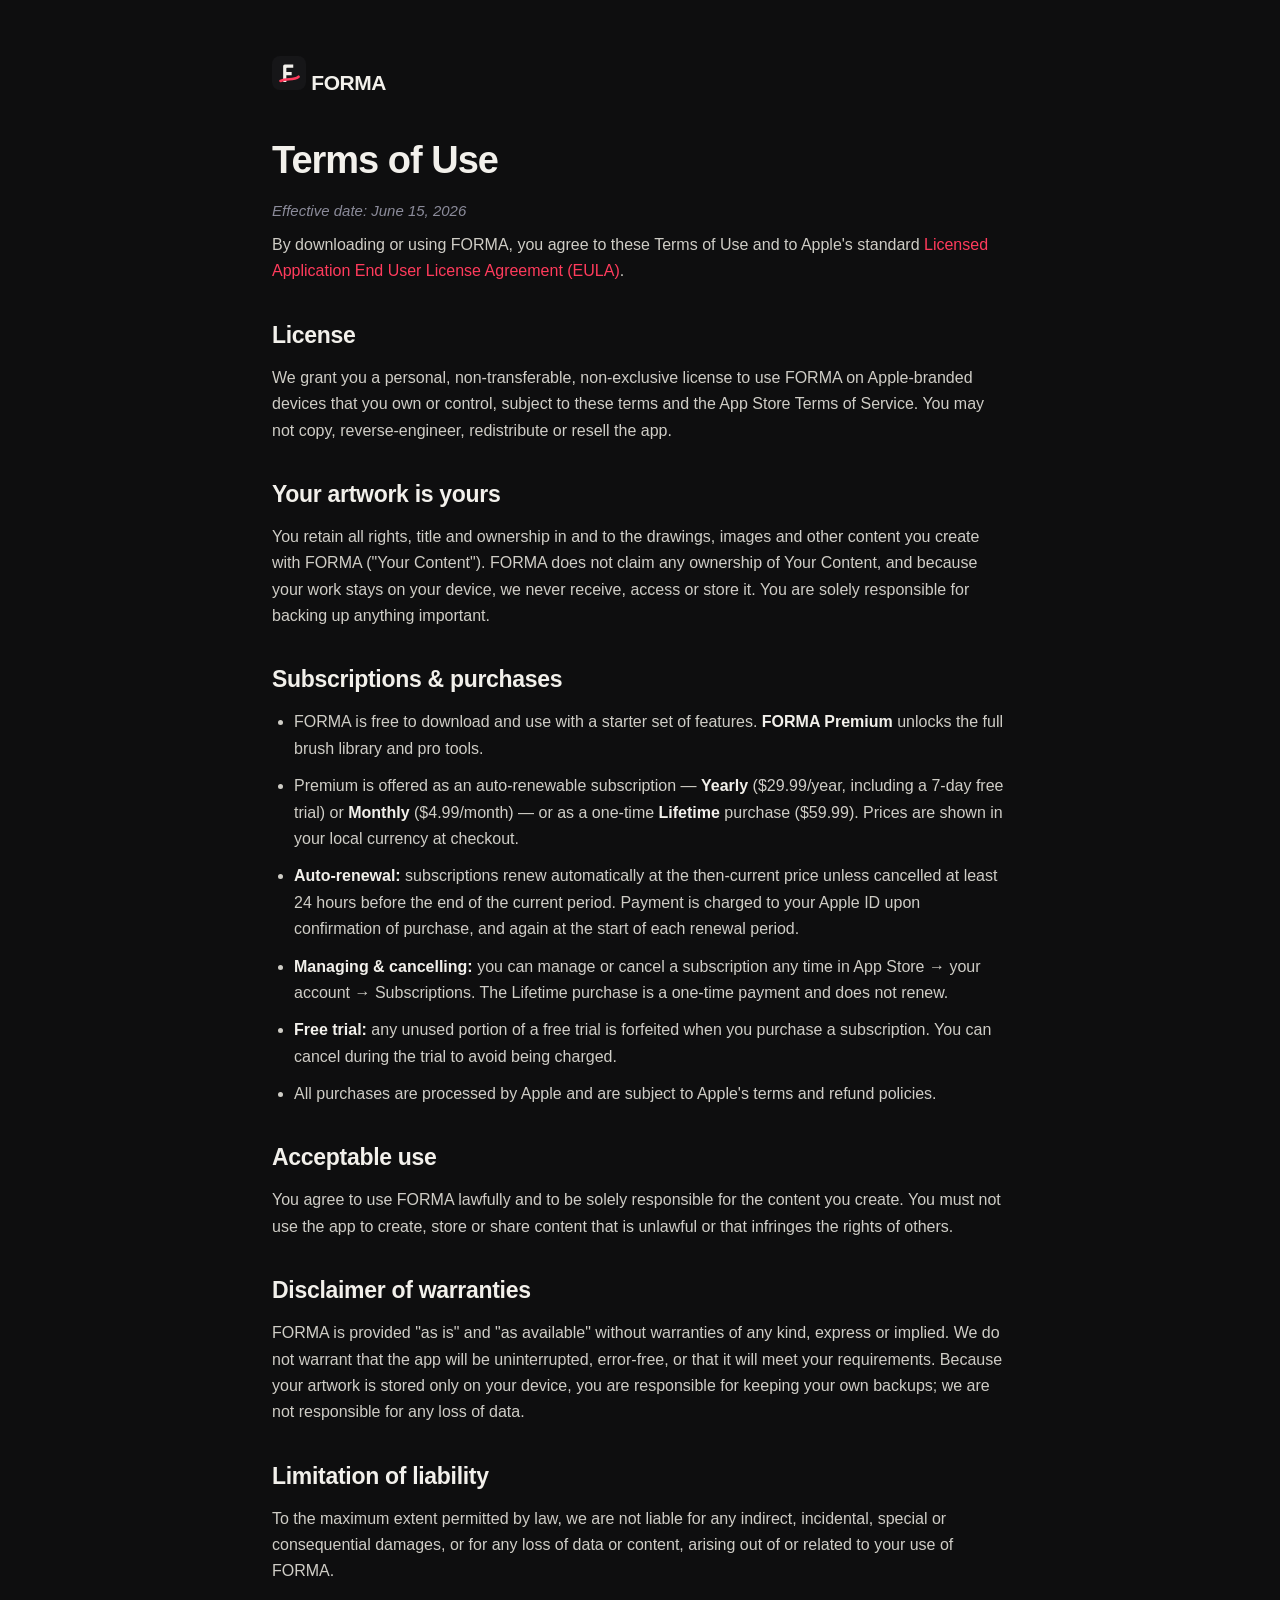
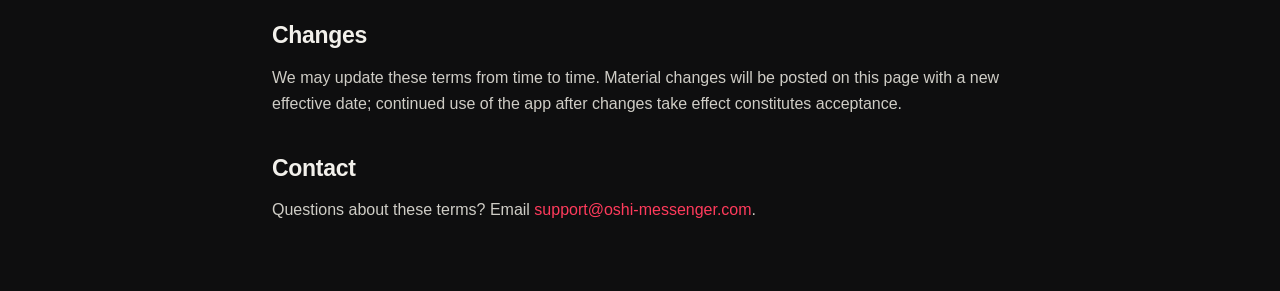
<file: terms.html>
<!DOCTYPE html>
<html lang="en">
<head>
<meta charset="utf-8">
<meta name="viewport" content="width=device-width, initial-scale=1">
<title>FORMA — Terms of Use</title>
<!-- social share (og/twitter) -->
<meta property="og:type" content="website">
<meta property="og:site_name" content="Oshi Lab">
<meta property="og:title" content="FORMA — Terms of Use">
<meta property="og:description" content="FORMA&#x27;s terms of use, license, subscription terms and artwork ownership.">
<meta property="og:url" content="https://lastoneparis.github.io/forma/terms.html">
<meta property="og:image" content="https://lastoneparis.github.io/forma/share.png">
<meta property="og:image:secure_url" content="https://lastoneparis.github.io/forma/share.png">
<meta property="og:image:type" content="image/png">
<meta property="og:image:width" content="1200">
<meta property="og:image:height" content="630">
<meta property="og:image:alt" content="FORMA — Terms of Use">
<meta name="twitter:card" content="summary_large_image">
<meta name="twitter:title" content="FORMA — Terms of Use">
<meta name="twitter:description" content="FORMA&#x27;s terms of use, license, subscription terms and artwork ownership.">
<meta name="twitter:image" content="https://lastoneparis.github.io/forma/share.png">

<meta name="description" content="FORMA's terms of use, license, subscription terms and artwork ownership.">
<meta name="theme-color" content="#0E0E0F">
<link rel="icon" href="data:image/svg+xml,%3Csvg xmlns='http://www.w3.org/2000/svg' viewBox='0 0 64 64'%3E%3Crect width='64' height='64' rx='15' fill='%230E0E0F'/%3E%3Cpath d='M40 16 H24 a3 3 0 0 0-3 3 v30 h6 V36 h10 v-6 H27 v-7 a1 1 0 0 1 1-1 h12 z' fill='%23F2F0EB'/%3E%3Cpath d='M16 47 C28 41 40 47 50 39' stroke='%23FF3B5C' stroke-width='5' stroke-linecap='round' fill='none'/%3E%3C/svg%3E">
<link rel="stylesheet" href="style.css">
</head>
<body>
<div class="page">
  <a class="back logo" href="index.html">
    <svg viewBox="0 0 64 64" aria-hidden="true"><rect width="64" height="64" rx="15" fill="#161618"/><path d="M40 16 H24 a3 3 0 0 0-3 3 v30 h6 V36 h10 v-6 H27 v-7 a1 1 0 0 1 1-1 h12 z" fill="#F2F0EB"/><path d="M16 47 C28 41 40 47 50 39" stroke="#FF3B5C" stroke-width="5" stroke-linecap="round" fill="none"/></svg>
    FORMA
  </a>
  <h1>Terms of Use</h1>
  <p class="meta"><em>Effective date: June 15, 2026</em></p>
  <p>By downloading or using FORMA, you agree to these Terms of Use and to Apple's standard <a href="https://www.apple.com/legal/internet-services/itunes/dev/stdeula/">Licensed Application End User License Agreement (EULA)</a>.</p>

  <h2>License</h2>
  <p>We grant you a personal, non-transferable, non-exclusive license to use FORMA on Apple-branded devices that you own or control, subject to these terms and the App Store Terms of Service. You may not copy, reverse-engineer, redistribute or resell the app.</p>

  <h2>Your artwork is yours</h2>
  <p>You retain all rights, title and ownership in and to the drawings, images and other content you create with FORMA ("Your Content"). FORMA does not claim any ownership of Your Content, and because your work stays on your device, we never receive, access or store it. You are solely responsible for backing up anything important.</p>

  <h2>Subscriptions &amp; purchases</h2>
  <ul>
    <li>FORMA is free to download and use with a starter set of features. <strong>FORMA Premium</strong> unlocks the full brush library and pro tools.</li>
    <li>Premium is offered as an auto-renewable subscription — <strong>Yearly</strong> ($29.99/year, including a 7-day free trial) or <strong>Monthly</strong> ($4.99/month) — or as a one-time <strong>Lifetime</strong> purchase ($59.99). Prices are shown in your local currency at checkout.</li>
    <li><strong>Auto-renewal:</strong> subscriptions renew automatically at the then-current price unless cancelled at least 24 hours before the end of the current period. Payment is charged to your Apple ID upon confirmation of purchase, and again at the start of each renewal period.</li>
    <li><strong>Managing &amp; cancelling:</strong> you can manage or cancel a subscription any time in App Store → your account → Subscriptions. The Lifetime purchase is a one-time payment and does not renew.</li>
    <li><strong>Free trial:</strong> any unused portion of a free trial is forfeited when you purchase a subscription. You can cancel during the trial to avoid being charged.</li>
    <li>All purchases are processed by Apple and are subject to Apple's terms and refund policies.</li>
  </ul>

  <h2>Acceptable use</h2>
  <p>You agree to use FORMA lawfully and to be solely responsible for the content you create. You must not use the app to create, store or share content that is unlawful or that infringes the rights of others.</p>

  <h2>Disclaimer of warranties</h2>
  <p>FORMA is provided "as is" and "as available" without warranties of any kind, express or implied. We do not warrant that the app will be uninterrupted, error-free, or that it will meet your requirements. Because your artwork is stored only on your device, you are responsible for keeping your own backups; we are not responsible for any loss of data.</p>

  <h2>Limitation of liability</h2>
  <p>To the maximum extent permitted by law, we are not liable for any indirect, incidental, special or consequential damages, or for any loss of data or content, arising out of or related to your use of FORMA.</p>

  <h2>Changes</h2>
  <p>We may update these terms from time to time. Material changes will be posted on this page with a new effective date; continued use of the app after changes take effect constitutes acceptance.</p>

  <h2>Contact</h2>
  <p>Questions about these terms? Email <a href="mailto:support@oshi-messenger.com">support@oshi-messenger.com</a>.</p>
</div>
</body>
</html>
</file>
<file: style.css>
:root{
  --bg:#0E0E0F;
  --bg-soft:#161618;
  --card:#1A1A1D;
  --line:#26262B;
  --text:#F2F0EB;
  --muted:#8B8B9A;
  --crimson:#FF3B5C;
  --crimson-dim:#c92c46;
  --success:#00C896;
  --radius:18px;
}
*{box-sizing:border-box;margin:0;padding:0}
html{scroll-behavior:smooth}
body{
  font-family:-apple-system,BlinkMacSystemFont,"Segoe UI",Roboto,Helvetica,Arial,sans-serif;
  color:var(--text);background:var(--bg);line-height:1.65;
  -webkit-font-smoothing:antialiased;
}
a{color:var(--crimson);text-decoration:none}
a:hover{color:#ff5c77}
.wrap{max-width:1080px;margin:0 auto;padding:0 22px}

/* logo */
.logo{display:inline-flex;align-items:center;gap:11px;font-weight:800;font-size:21px;letter-spacing:-.5px;color:var(--text)}
.logo svg{width:34px;height:34px;flex:0 0 auto}

/* buttons */
.btn{
  display:inline-block;padding:14px 28px;border-radius:14px;font-weight:700;font-size:15px;
  color:#fff;background:var(--crimson);
  box-shadow:0 10px 30px rgba(255,59,92,.30);transition:transform .15s ease,box-shadow .15s ease;
}
.btn:hover{color:#fff;transform:translateY(-2px);box-shadow:0 14px 38px rgba(255,59,92,.42)}
.btn.alt{background:transparent;color:var(--text);border:1.5px solid var(--line);box-shadow:none}
.btn.alt:hover{border-color:var(--crimson);color:var(--text)}

/* nav */
nav{position:sticky;top:0;z-index:20;background:rgba(14,14,15,.78);backdrop-filter:blur(14px);border-bottom:1px solid var(--line)}
nav .wrap{display:flex;align-items:center;justify-content:space-between;height:66px}
nav .links a{margin-left:24px;color:var(--text);font-weight:600;font-size:15px}
nav .links a:hover{color:var(--crimson)}
nav .links a.btn{color:#fff}

/* hero */
.hero{padding:96px 0 80px;background:radial-gradient(1100px 520px at 78% -10%,rgba(255,59,92,.16),transparent 60%)}
.hero .wrap{display:grid;grid-template-columns:1.05fr .95fr;gap:48px;align-items:center}
.hero h1{font-size:54px;line-height:1.05;letter-spacing:-1.6px;font-weight:800}
.hero h1 .accent{color:var(--crimson)}
.hero p.lead{font-size:20px;color:var(--muted);margin:22px 0 30px;max-width:520px}
.hero .cta{display:flex;gap:14px;flex-wrap:wrap;align-items:center}
.hero .badges{margin-top:18px;color:var(--muted);font-size:14px;line-height:2}
.hero .art{justify-self:center;position:relative}
.canvas-card{
  width:330px;height:430px;border-radius:30px;background:linear-gradient(160deg,#202024,#141417);
  border:1px solid var(--line);box-shadow:0 40px 90px rgba(0,0,0,.55);
  display:flex;align-items:center;justify-content:center;position:relative;overflow:hidden;
}
.canvas-card .glow{position:absolute;inset:0;background:radial-gradient(420px 300px at 30% 25%,rgba(255,59,92,.22),transparent 60%)}
.canvas-card svg{position:relative;z-index:1}

/* sections */
section{padding:80px 0}
.section-tag{text-align:center;color:var(--crimson);font-weight:700;letter-spacing:1.2px;text-transform:uppercase;font-size:13px}
h2{font-size:36px;letter-spacing:-.8px;text-align:center;font-weight:800;margin-top:8px}
.sub{text-align:center;color:var(--muted);max-width:640px;margin:14px auto 48px;font-size:18px}

.grid{display:grid;grid-template-columns:repeat(3,1fr);gap:20px}
.feat{background:var(--card);border:1px solid var(--line);border-radius:var(--radius);padding:28px;transition:border-color .2s ease,transform .2s ease}
.feat:hover{border-color:rgba(255,59,92,.4);transform:translateY(-3px)}
.feat .ico{width:48px;height:48px;border-radius:13px;background:rgba(255,59,92,.12);display:flex;align-items:center;justify-content:center;font-size:23px;margin-bottom:16px}
.feat h3{font-size:18px;margin-bottom:7px;font-weight:700}
.feat p{color:var(--muted);font-size:15px}

/* blend strip */
.chips{display:flex;flex-wrap:wrap;gap:12px;justify-content:center;max-width:760px;margin:0 auto}
.chip{background:var(--bg-soft);border:1px solid var(--line);color:var(--text);padding:10px 20px;border-radius:99px;font-weight:600;font-size:15px}

/* pricing */
.alt-bg{background:var(--bg-soft)}
.price-wrap{max-width:600px;margin:0 auto;display:flex;flex-direction:column;gap:14px}
.plan{display:flex;align-items:center;justify-content:space-between;background:var(--card);border:1.5px solid var(--line);border-radius:var(--radius);padding:22px 24px}
.plan.best{border-color:var(--crimson);box-shadow:0 12px 36px rgba(255,59,92,.18)}
.plan .save{display:inline-block;font-size:12px;font-weight:800;color:#fff;background:var(--crimson);padding:3px 10px;border-radius:99px;margin-left:8px}
.plan .free-tag{display:inline-block;font-size:12px;font-weight:800;color:var(--bg);background:var(--success);padding:3px 10px;border-radius:99px;margin-left:8px}
.plan small{color:var(--muted)}
.plan .p{font-size:23px;font-weight:800;white-space:nowrap}
.plan .p small{font-size:14px;font-weight:600}
.note{text-align:center;color:var(--muted);font-size:14px;margin-top:18px;max-width:640px;margin-left:auto;margin-right:auto}

/* privacy band */
.privacy-band{text-align:center}
.privacy-band .pill{display:inline-flex;align-items:center;gap:8px;color:var(--success);font-weight:700;border:1px solid rgba(0,200,150,.4);background:rgba(0,200,150,.08);padding:8px 18px;border-radius:99px;font-size:14px;margin-bottom:18px}

/* roadmap */
.roadmap{max-width:760px;margin:0 auto;background:var(--card);border:1px dashed var(--line);border-radius:var(--radius);padding:28px 30px}
.roadmap h3{font-size:16px;color:var(--muted);font-weight:700;letter-spacing:.5px;text-transform:uppercase;margin-bottom:14px}
.roadmap ul{list-style:none;display:flex;flex-wrap:wrap;gap:10px}
.roadmap li{color:var(--muted);font-size:15px;background:var(--bg-soft);border:1px solid var(--line);padding:8px 16px;border-radius:10px}
.roadmap li::before{content:"◷ ";color:var(--crimson)}

/* faq */
.faq{max-width:780px;margin:0 auto}
.faq details{background:var(--card);border:1px solid var(--line);border-radius:14px;padding:18px 22px;margin-bottom:12px}
.faq summary{font-weight:700;cursor:pointer;font-size:16px;list-style:none}
.faq summary::-webkit-details-marker{display:none}
.faq summary::after{content:"+";float:right;color:var(--crimson);font-weight:800}
.faq details[open] summary::after{content:"–"}
.faq p{color:var(--muted);margin-top:12px}

/* footer */
footer{background:#0a0a0b;color:var(--muted);padding:44px 0;font-size:14px;border-top:1px solid var(--line)}
footer .wrap{display:flex;justify-content:space-between;flex-wrap:wrap;gap:16px;align-items:center}
footer a{color:var(--muted)}
footer a:hover{color:var(--crimson)}
footer .links a{margin-left:20px}

/* legal / inner pages */
.page{max-width:780px;margin:0 auto;padding:56px 22px}
.page .back{display:inline-block;margin-bottom:28px;font-weight:700}
.page h1{font-size:38px;margin-bottom:8px;letter-spacing:-1px}
.page .meta{color:var(--muted);font-size:15px;margin-bottom:8px}
.page h2{text-align:left;font-size:23px;margin:32px 0 10px;letter-spacing:-.3px}
.page p,.page li{color:#cfcdc6;margin-bottom:11px}
.page ul{padding-left:22px;margin-bottom:8px}
.page strong{color:var(--text)}
.page .cta-row{margin:18px 0 8px}

/* hero screenshot */
.hero-shot{width:300px;max-width:80vw;height:auto;border-radius:30px;
  box-shadow:0 40px 90px rgba(0,0,0,.55),0 0 0 1px var(--line);display:block}

/* screenshot strip */
.shots{display:grid;grid-template-columns:repeat(3,1fr);gap:22px;max-width:920px;margin:0 auto}
.shots figure{margin:0}
.shots img{width:100%;height:auto;border-radius:22px;box-shadow:0 24px 60px rgba(0,0,0,.5),0 0 0 1px var(--line);display:block}
.shots figcaption{text-align:center;color:var(--muted);font-size:14px;margin-top:12px;font-weight:600}
.mac-shot{max-width:920px;margin:40px auto 0}
.mac-shot img{width:100%;height:auto;border-radius:18px;box-shadow:0 30px 70px rgba(0,0,0,.5),0 0 0 1px var(--line);display:block}

@media(max-width:860px){
  .hero .wrap{grid-template-columns:1fr;text-align:center}
  .hero .cta{justify-content:center}
  .hero p.lead{margin-left:auto;margin-right:auto}
  .hero .badges{text-align:center}
  .hero .art{margin-top:14px}
  .hero-shot{margin:0 auto}
  .grid{grid-template-columns:1fr}
  .hero h1{font-size:40px}
  nav .links{display:none}
  .canvas-card{width:280px;height:360px}
  .shots{grid-template-columns:1fr;max-width:340px}
}
</file>
